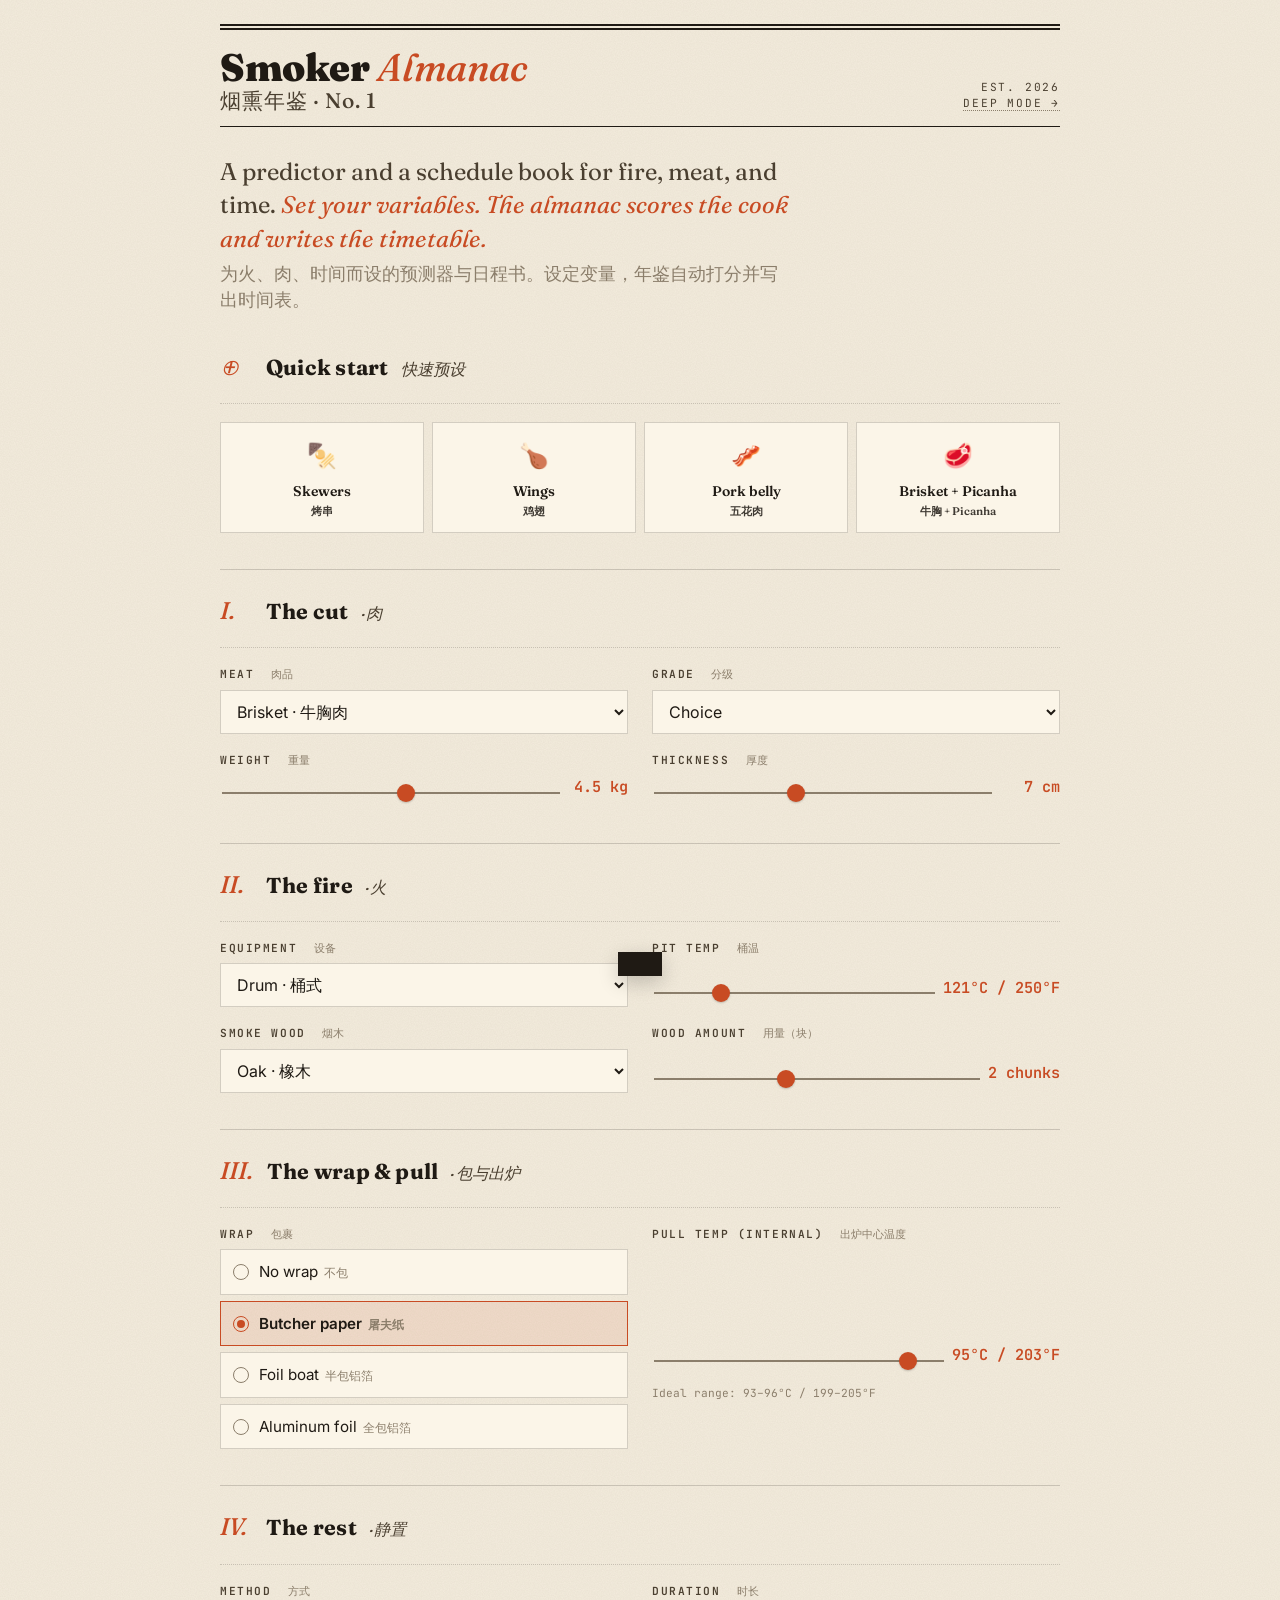
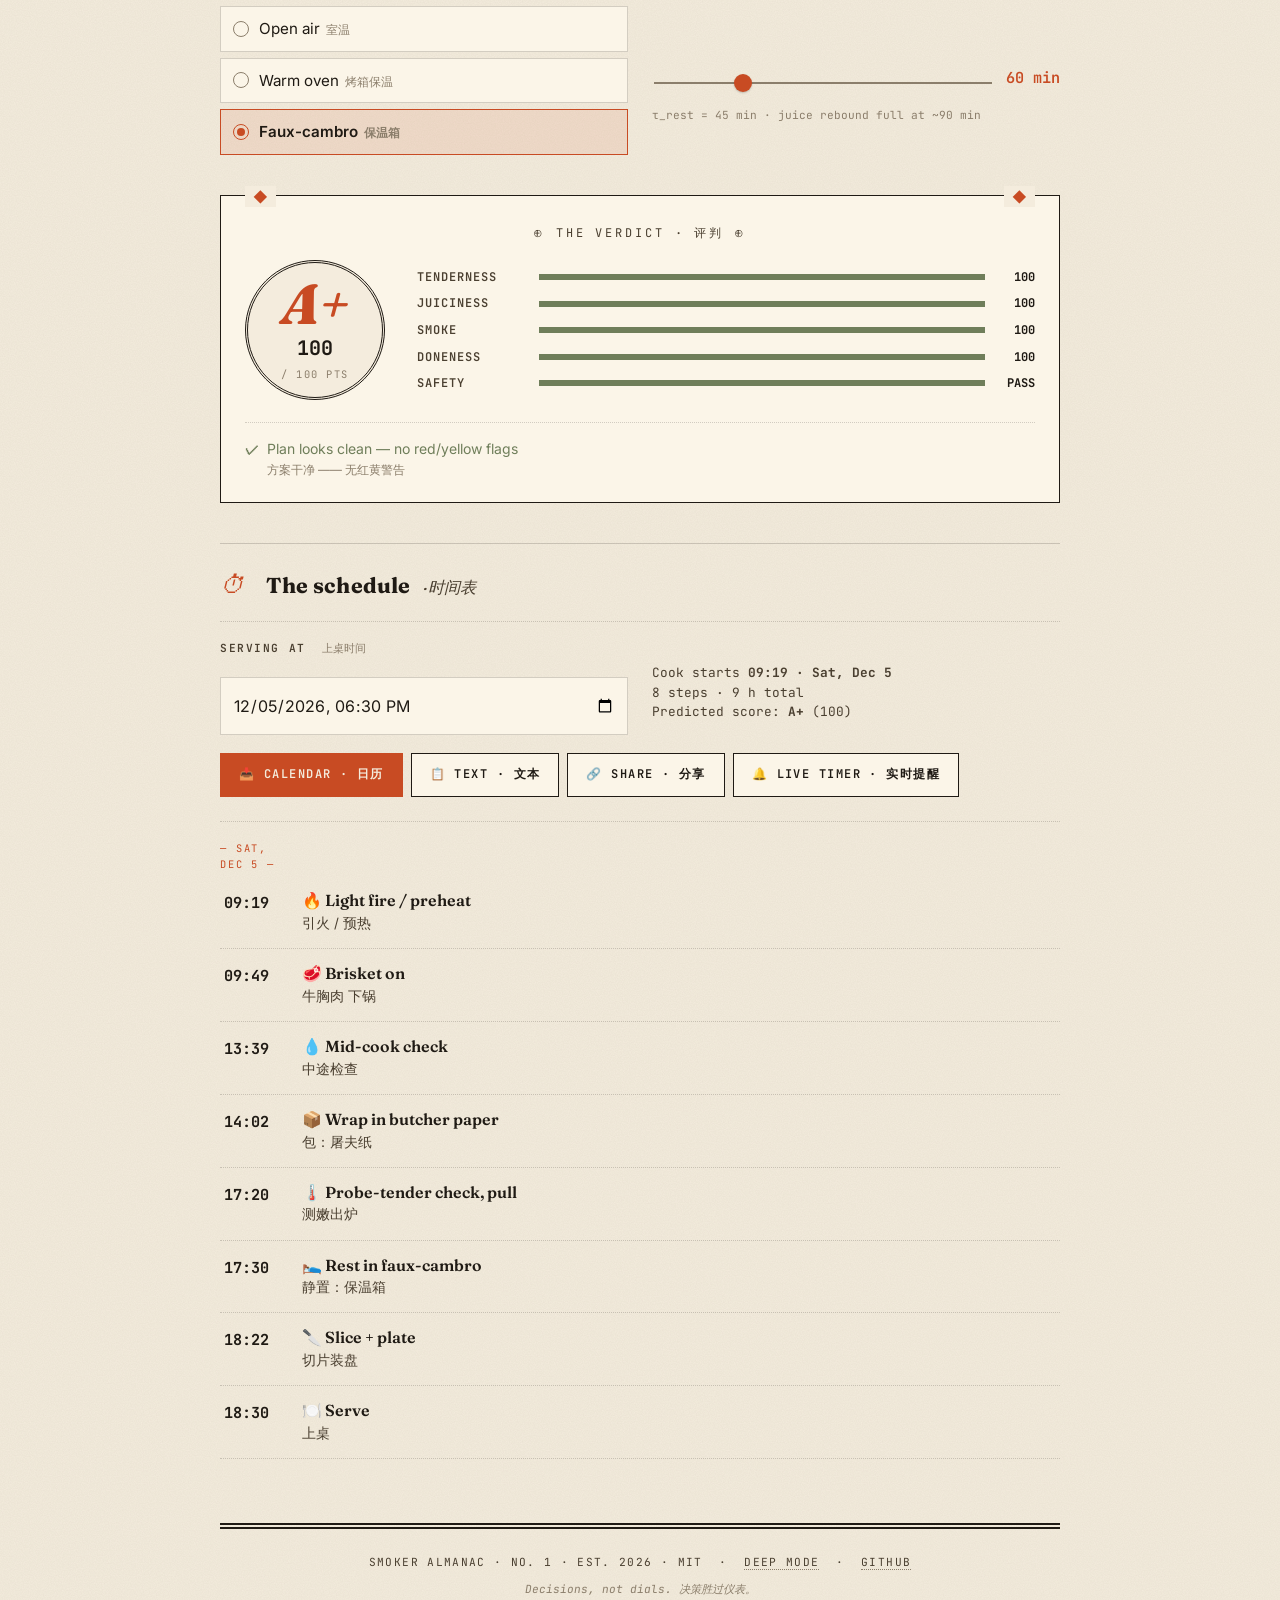
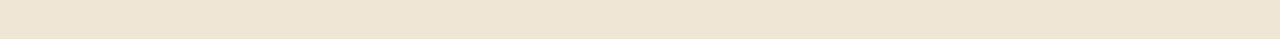
<file: calculator.html>
<!DOCTYPE html>
<html lang="zh-CN" data-theme="almanac">
<head>
<meta charset="UTF-8">
<meta name="viewport" content="width=device-width, initial-scale=1.0, viewport-fit=cover">
<title>Smoker Almanac № 1 — The Quality Predictor</title>
<meta name="description" content="An almanac for pitmasters. Input your cut, fire, wrap, and rest. Get a predicted quality score and a step-by-step schedule with calendar reminders.">
<meta name="theme-color" content="#C84B23">
<link rel="icon" href="assets/favicon.svg" type="image/svg+xml">
<link rel="preconnect" href="https://fonts.googleapis.com">
<link rel="preconnect" href="https://fonts.gstatic.com" crossorigin>
<link href="https://fonts.googleapis.com/css2?family=Fraunces:ital,opsz,wght@0,9..144,400;0,9..144,500;0,9..144,700;0,9..144,900;1,9..144,500&family=Inter:wght@400;500;600;700&family=JetBrains+Mono:wght@400;500;600;700&display=swap" rel="stylesheet">
<style>
  /* ═══════════════════════════════════════════════════════════════
     SMOKER ALMANAC — HIPSTER PALETTE
     Cream paper · ember · sage · faded denim · ink
     ═══════════════════════════════════════════════════════════════ */
  :root {
    --paper:        #F4ECDD;
    --paper-deep:   #EAE0CB;
    --paper-card:   #FBF5E8;
    --ink:          #1F1A14;
    --ink-soft:     #4A3F30;
    --ink-faint:    #8B7E6B;
    --ember:        #C84B23;
    --ember-deep:   #9C3818;
    --ember-soft:   rgba(200, 75, 35, 0.10);
    --sage:         #6F7E5A;
    --sage-soft:    rgba(111, 126, 90, 0.12);
    --denim:        #3F5970;
    --kraft:        #8B6F47;
    --rule:         rgba(31, 26, 20, 0.18);
    --rule-soft:    rgba(31, 26, 20, 0.08);
    --serif:        'Fraunces', 'Times New Roman', serif;
    --sans:         'Inter', system-ui, sans-serif;
    --mono:         'JetBrains Mono', ui-monospace, monospace;
  }

  /* paper grain — subtle noise via SVG */
  html {
    background: var(--paper);
    background-image: url("data:image/svg+xml;utf8,<svg xmlns='http://www.w3.org/2000/svg' width='180' height='180'><filter id='n'><feTurbulence type='fractalNoise' baseFrequency='0.85' numOctaves='2' seed='3'/><feColorMatrix values='0 0 0 0 0.12 0 0 0 0 0.10 0 0 0 0 0.07 0 0 0 0.07 0'/></filter><rect width='100%' height='100%' filter='url(%23n)'/></svg>");
  }

  * { box-sizing: border-box; }
  body {
    margin: 0;
    font-family: var(--sans);
    color: var(--ink);
    line-height: 1.55;
    font-size: 16px;
    -webkit-font-smoothing: antialiased;
  }

  /* ═══ Layout ═══ */
  .almanac { max-width: 880px; margin: 0 auto; padding: 24px 20px max(40px, env(safe-area-inset-bottom)); }

  /* ═══ Masthead ═══ */
  .masthead {
    border-top: 6px double var(--ink);
    border-bottom: 1px solid var(--ink);
    padding: 18px 0 14px;
    margin-bottom: 28px;
    display: grid;
    grid-template-columns: 1fr auto;
    gap: 8px;
    align-items: end;
  }
  .masthead-title {
    font-family: var(--serif);
    font-weight: 900;
    font-size: clamp(1.6rem, 5.5vw, 2.4rem);
    line-height: 1;
    letter-spacing: -0.01em;
    margin: 0;
  }
  .masthead-title em {
    font-style: italic;
    font-weight: 500;
    color: var(--ember);
  }
  .masthead-zh {
    display: block;
    font-family: var(--serif);
    font-weight: 500;
    font-size: 0.55em;
    color: var(--ink-soft);
    letter-spacing: 0.04em;
    margin-top: 4px;
  }
  .masthead-meta {
    font-family: var(--mono);
    font-size: 0.7rem;
    text-transform: uppercase;
    letter-spacing: 0.16em;
    color: var(--ink-soft);
    text-align: right;
    line-height: 1.4;
  }
  .masthead-meta a { color: inherit; text-decoration: none; border-bottom: 1px dotted var(--ink-faint); }
  .masthead-meta a:hover { color: var(--ember); border-bottom-color: var(--ember); }

  /* ═══ Lede ═══ */
  .lede {
    font-family: var(--serif);
    font-size: clamp(1.125rem, 2.5vw, 1.5rem);
    line-height: 1.4;
    color: var(--ink-soft);
    margin: 0 0 36px;
    max-width: 38ch;
  }
  .lede em { color: var(--ember); font-style: italic; }
  .lede .zh { display: block; font-size: 0.75em; margin-top: 6px; color: var(--ink-faint); }

  /* ═══ Section heading ═══ */
  .section {
    margin: 36px 0 0;
    padding-top: 22px;
    border-top: 1px solid var(--rule);
  }
  .section-head {
    display: flex;
    align-items: baseline;
    gap: 14px;
    margin: 0 0 18px;
  }
  .section-head .num {
    font-family: var(--serif);
    font-style: italic;
    font-size: 1.5rem;
    font-weight: 500;
    color: var(--ember);
    min-width: 2ch;
  }
  .section-head h2 {
    font-family: var(--serif);
    font-weight: 700;
    font-size: 1.35rem;
    margin: 0;
    letter-spacing: 0.01em;
  }
  .section-head h2 .zh {
    display: inline;
    font-weight: 500;
    color: var(--ink-soft);
    font-size: 0.75em;
    margin-left: 8px;
    font-style: italic;
  }
  .section-rule {
    border: 0;
    border-bottom: 1px dotted var(--rule);
    margin: 0 0 18px;
    height: 0;
  }

  /* ═══ Quick presets ═══ */
  .preset-row {
    display: grid;
    grid-template-columns: repeat(4, 1fr);
    gap: 8px;
    margin: 0 0 8px;
  }
  .preset-chip {
    font: inherit;
    background: var(--paper-card);
    border: 1px solid var(--rule);
    border-radius: 0;
    padding: 14px 10px;
    cursor: pointer;
    text-align: center;
    transition: all 0.12s;
    color: inherit;
  }
  .preset-chip:hover {
    border-color: var(--ink);
    transform: translateY(-1px);
  }
  .preset-chip[aria-pressed="true"] {
    background: var(--ember);
    border-color: var(--ember);
    color: var(--paper);
  }
  .preset-chip .icon { font-size: 1.5rem; display: block; margin-bottom: 4px; }
  .preset-chip .name {
    font-family: var(--serif); font-weight: 600; font-size: 0.875rem; line-height: 1.2;
  }
  .preset-chip .zh { display: block; font-size: 0.7rem; opacity: 0.85; margin-top: 2px; }

  /* ═══ Form fields ═══ */
  .field-grid {
    display: grid;
    grid-template-columns: repeat(2, 1fr);
    gap: 18px 24px;
  }
  .field {
    display: grid;
    gap: 6px;
  }
  .field-label {
    font-family: var(--mono);
    font-size: 0.7rem;
    text-transform: uppercase;
    letter-spacing: 0.14em;
    color: var(--ink-soft);
    font-weight: 600;
  }
  .field-label .zh { color: var(--ink-faint); margin-left: 8px; font-weight: 400; letter-spacing: 0; text-transform: none; }
  .field select, .field input[type="number"], .field input[type="datetime-local"] {
    font-family: var(--sans);
    font-size: 1rem;
    padding: 10px 12px;
    background: var(--paper-card);
    border: 1px solid var(--rule);
    border-radius: 0;
    color: var(--ink);
    width: 100%;
    transition: border-color 0.1s;
  }
  .field select:focus, .field input:focus {
    outline: none;
    border-color: var(--ember);
    box-shadow: 0 0 0 2px var(--ember-soft);
  }
  .field-with-unit {
    display: grid;
    grid-template-columns: 1fr auto;
    gap: 10px;
    align-items: end;
  }
  .field-value {
    font-family: var(--mono);
    font-size: 0.95rem;
    font-weight: 600;
    color: var(--ember);
    min-width: 60px;
    text-align: right;
    padding-bottom: 8px;
  }

  /* range slider */
  .field input[type="range"] {
    -webkit-appearance: none; appearance: none;
    width: 100%; height: 24px;
    background: transparent; padding: 0; border: 0;
    cursor: pointer;
  }
  .field input[type="range"]::-webkit-slider-runnable-track {
    height: 2px; background: var(--ink-faint);
  }
  .field input[type="range"]::-moz-range-track {
    height: 2px; background: var(--ink-faint);
  }
  .field input[type="range"]::-webkit-slider-thumb {
    -webkit-appearance: none; appearance: none;
    width: 18px; height: 18px;
    background: var(--ember); border: 0; border-radius: 50%;
    margin-top: -8px;
    box-shadow: 0 1px 2px rgba(0,0,0,0.2);
  }
  .field input[type="range"]::-moz-range-thumb {
    width: 18px; height: 18px;
    background: var(--ember); border: 0; border-radius: 50%;
    box-shadow: 0 1px 2px rgba(0,0,0,0.2);
  }

  /* radio rows */
  .radio-row { display: grid; gap: 6px; }
  .radio-row label {
    display: flex; align-items: center; gap: 10px;
    padding: 10px 12px;
    background: var(--paper-card);
    border: 1px solid var(--rule);
    cursor: pointer;
    font-size: 0.95rem;
    transition: all 0.1s;
  }
  .radio-row label:hover { border-color: var(--ink-faint); }
  .radio-row input[type="radio"] {
    appearance: none; -webkit-appearance: none;
    width: 16px; height: 16px;
    border: 1.5px solid var(--ink-faint); border-radius: 50%;
    margin: 0; flex-shrink: 0;
    position: relative;
  }
  .radio-row input[type="radio"]:checked {
    border-color: var(--ember);
  }
  .radio-row input[type="radio"]:checked::after {
    content: ''; position: absolute;
    inset: 3px; border-radius: 50%;
    background: var(--ember);
  }
  .radio-row input[type="radio"]:checked + .label-text { font-weight: 600; }
  .radio-row label:has(input:checked) {
    border-color: var(--ember);
    background: var(--ember-soft);
  }
  .label-text .zh {
    color: var(--ink-faint); font-size: 0.8em; margin-left: 6px;
  }

  /* ═══ THE VERDICT ═══ */
  .verdict {
    margin: 40px 0 0;
    padding: 28px 24px 24px;
    background: var(--paper-card);
    border: 1px solid var(--ink);
    position: relative;
  }
  .verdict::before, .verdict::after {
    content: '◆';
    position: absolute;
    color: var(--ember);
    font-size: 0.875rem;
    top: -10px;
    background: var(--paper);
    padding: 0 8px;
  }
  .verdict::before { left: 24px; }
  .verdict::after { right: 24px; }
  .verdict-head {
    text-align: center;
    font-family: var(--mono);
    font-size: 0.75rem;
    text-transform: uppercase;
    letter-spacing: 0.24em;
    color: var(--ink-soft);
    margin-bottom: 18px;
  }
  .verdict-grid {
    display: grid;
    grid-template-columns: auto 1fr;
    gap: 32px;
    align-items: center;
  }
  .verdict-stamp {
    width: 140px; height: 140px;
    border: 3px double var(--ink);
    border-radius: 50%;
    display: flex; flex-direction: column;
    justify-content: center; align-items: center;
    background: var(--paper);
    position: relative;
  }
  .verdict-stamp .grade {
    font-family: var(--serif);
    font-style: italic;
    font-weight: 900;
    font-size: 3.5rem;
    line-height: 0.9;
    color: var(--ember);
  }
  .verdict-stamp .num {
    font-family: var(--mono);
    font-size: 1.25rem;
    font-weight: 700;
    color: var(--ink);
    margin-top: 4px;
  }
  .verdict-stamp .total {
    font-family: var(--mono);
    font-size: 0.65rem;
    letter-spacing: 0.14em;
    color: var(--ink-faint);
    text-transform: uppercase;
    margin-top: 2px;
  }
  .verdict-bars {
    display: grid;
    gap: 8px;
  }
  .bar {
    display: grid;
    grid-template-columns: 110px 1fr 38px;
    align-items: center;
    gap: 12px;
    font-family: var(--mono);
    font-size: 0.75rem;
  }
  .bar-label {
    text-transform: uppercase;
    letter-spacing: 0.08em;
    color: var(--ink-soft);
    font-weight: 600;
  }
  .bar-track {
    height: 6px;
    background: var(--rule-soft);
    position: relative;
    overflow: hidden;
  }
  .bar-fill {
    height: 100%;
    background: var(--ember);
    transition: width 0.3s ease;
  }
  .bar[data-tier="green"] .bar-fill { background: var(--sage); }
  .bar[data-tier="warn"] .bar-fill { background: var(--ember); }
  .bar[data-tier="fail"] .bar-fill { background: var(--ember-deep); }
  .bar-value {
    text-align: right;
    color: var(--ink);
    font-weight: 700;
    font-variant-numeric: tabular-nums;
  }
  .bar-value.fail { color: var(--ember-deep); }

  .diagnostics {
    margin-top: 22px;
    padding-top: 16px;
    border-top: 1px dotted var(--rule);
    display: grid; gap: 6px;
  }
  .diag {
    font-size: 0.875rem;
    line-height: 1.45;
    padding-left: 22px;
    position: relative;
  }
  .diag::before {
    position: absolute; left: 0; top: 0;
    font-family: var(--mono); font-weight: 700;
  }
  .diag[data-tier="red"]    { color: var(--ember-deep); }
  .diag[data-tier="red"]::before    { content: '⚠'; color: var(--ember-deep); }
  .diag[data-tier="yellow"] { color: var(--kraft); }
  .diag[data-tier="yellow"]::before { content: '◐'; color: var(--kraft); }
  .diag[data-tier="green"]  { color: var(--sage); }
  .diag[data-tier="green"]::before  { content: '✓'; color: var(--sage); }
  .diag .zh { color: var(--ink-faint); display: block; font-size: 0.85em; margin-top: 1px; }

  /* ═══ THE SCHEDULE ═══ */
  .schedule-block { margin-top: 40px; }
  .schedule-meta {
    font-family: var(--mono);
    font-size: 0.8rem;
    color: var(--ink-soft);
    margin-bottom: 14px;
    line-height: 1.5;
  }
  .schedule-actions {
    display: flex;
    flex-wrap: wrap;
    gap: 8px;
    margin-bottom: 24px;
  }
  .btn {
    font-family: var(--mono);
    font-size: 0.75rem;
    font-weight: 600;
    text-transform: uppercase;
    letter-spacing: 0.12em;
    padding: 12px 18px;
    background: var(--paper-card);
    border: 1px solid var(--ink);
    border-radius: 0;
    cursor: pointer;
    color: var(--ink);
    min-height: 44px;
    transition: all 0.1s;
    display: inline-flex; align-items: center; gap: 6px;
  }
  .btn:hover { background: var(--ink); color: var(--paper); }
  .btn-primary { background: var(--ember); color: var(--paper); border-color: var(--ember); }
  .btn-primary:hover { background: var(--ember-deep); border-color: var(--ember-deep); }
  .btn[hidden] { display: none; }

  .timeline {
    list-style: none; padding: 0; margin: 0;
    border-top: 1px dotted var(--rule);
  }
  .timeline li {
    display: grid;
    grid-template-columns: 64px 1fr;
    gap: 14px;
    padding: 14px 0 14px 4px;
    border-bottom: 1px dotted var(--rule);
    cursor: pointer;
    align-items: start;
  }
  .timeline li[data-now="true"]  { background: var(--ember-soft); padding-left: 12px; padding-right: 12px; border-left: 3px solid var(--ember); }
  .timeline li[data-soon="true"] { background: rgba(139, 111, 71, 0.08); padding-left: 12px; padding-right: 12px; }
  .timeline li[data-past="true"] { opacity: 0.4; }
  .timeline .clock {
    font-family: var(--mono);
    font-size: 0.95rem;
    font-weight: 700;
    color: var(--ink);
    font-variant-numeric: tabular-nums;
    padding-top: 1px;
  }
  .timeline li[data-now="true"] .clock { color: var(--ember); }
  .timeline .body { display: grid; gap: 2px; }
  .timeline .title { font-family: var(--serif); font-size: 1rem; font-weight: 600; line-height: 1.3; }
  .timeline .title-zh { display: block; font-size: 0.85rem; color: var(--ink-soft); }
  .timeline .desc {
    margin-top: 8px; padding-top: 8px;
    border-top: 1px dotted var(--rule);
    color: var(--ink-soft);
    font-size: 0.875rem;
    line-height: 1.55;
    display: none;
  }
  .timeline .desc em { font-style: italic; color: var(--ink-faint); display: block; margin-top: 4px; }
  .timeline li[data-open="true"] .desc { display: block; }
  .timeline .day-label {
    grid-column: 1 / -1;
    font-family: var(--mono); font-size: 0.65rem;
    text-transform: uppercase; letter-spacing: 0.18em;
    color: var(--ember);
    cursor: default;
    padding: 18px 0 4px;
    border: 0;
  }
  .timeline .now-pill {
    display: inline-block;
    font-family: var(--mono); font-size: 0.6rem; font-weight: 800;
    padding: 1px 6px; margin-left: 6px;
    background: var(--ember); color: var(--paper);
    text-transform: uppercase; letter-spacing: 0.12em;
    vertical-align: middle;
  }

  /* ═══ Live timer ═══ */
  .live-status {
    display: none;
    position: sticky; top: 0;
    z-index: 50;
    margin: -20px -20px 20px;
    padding: 12px 20px;
    background: var(--ink);
    color: var(--paper);
    font-family: var(--mono); font-size: 0.8rem;
    text-align: center; letter-spacing: 0.08em;
  }
  .live-status.on { display: block; }
  .live-status .dot {
    display: inline-block; width: 8px; height: 8px;
    background: var(--ember); border-radius: 50%;
    margin-right: 8px; animation: pulse 1.6s infinite;
  }
  @keyframes pulse { 0%,100% { opacity: 1; } 50% { opacity: 0.4; } }

  /* ═══ Toast ═══ */
  .toast {
    position: fixed; left: 50%; bottom: 24px;
    transform: translateX(-50%) translateY(100px);
    background: var(--ink); color: var(--paper);
    padding: 12px 22px;
    font-family: var(--mono); font-size: 0.8rem;
    letter-spacing: 0.04em;
    box-shadow: 0 6px 20px rgba(0,0,0,0.2);
    transition: transform 0.25s ease;
    z-index: 200; pointer-events: none;
  }
  .toast.show { transform: translateX(-50%) translateY(0); }

  /* ═══ Colophon ═══ */
  .colophon {
    margin-top: 64px;
    padding-top: 24px;
    border-top: 6px double var(--ink);
    text-align: center;
    font-family: var(--mono); font-size: 0.7rem;
    color: var(--ink-soft);
    letter-spacing: 0.12em;
    text-transform: uppercase;
    line-height: 1.7;
  }
  .colophon a { color: inherit; text-decoration: none; border-bottom: 1px dotted var(--ink-faint); }
  .colophon a:hover { color: var(--ember); border-bottom-color: var(--ember); }
  .colophon em { font-style: italic; text-transform: none; letter-spacing: 0; color: var(--ink-faint); display: block; margin-top: 8px; }

  /* ═══ Responsive ═══ */
  @media (max-width: 720px) {
    .field-grid { grid-template-columns: 1fr; gap: 14px; }
    .preset-row { grid-template-columns: repeat(2, 1fr); }
    .verdict-grid { grid-template-columns: 1fr; gap: 22px; text-align: center; }
    .verdict-stamp { margin: 0 auto; }
    .bar { grid-template-columns: 90px 1fr 36px; gap: 8px; }
  }
  @media (max-width: 420px) {
    .almanac { padding: 20px 16px 32px; }
    .verdict-stamp { width: 120px; height: 120px; }
    .verdict-stamp .grade { font-size: 2.75rem; }
  }
</style>
</head>
<body>

<div class="live-status" id="live-status">
  <span class="dot"></span>LIVE — <span id="live-msg">Plan armed</span>
</div>

<div class="almanac">

  <!-- ═══════════ MASTHEAD ═══════════ -->
  <header class="masthead">
    <h1 class="masthead-title">
      Smoker <em>Almanac</em>
      <span class="masthead-zh">烟熏年鉴 · No. 1</span>
    </h1>
    <div class="masthead-meta">
      Est. 2026<br>
      <a href="pitmaster.html">Deep mode →</a>
    </div>
  </header>

  <p class="lede">
    A predictor and a schedule book for fire, meat, and time.
    <em>Set your variables. The almanac scores the cook and writes the timetable.</em>
    <span class="zh">为火、肉、时间而设的预测器与日程书。设定变量，年鉴自动打分并写出时间表。</span>
  </p>

  <!-- ═══════════ Quick presets ═══════════ -->
  <section class="section" style="border-top: 0; padding-top: 0; margin-top: 0;">
    <div class="section-head">
      <span class="num">⊕</span>
      <h2>Quick start <span class="zh">快速预设</span></h2>
    </div>
    <hr class="section-rule">
    <div class="preset-row" id="preset-row" role="radiogroup" aria-label="Quick preset"></div>
  </section>

  <!-- ═══════════ I — THE CUT ═══════════ -->
  <section class="section">
    <div class="section-head">
      <span class="num">I.</span>
      <h2>The cut <span class="zh">·肉</span></h2>
    </div>
    <hr class="section-rule">
    <div class="field-grid">
      <div class="field">
        <label class="field-label" for="meat">Meat <span class="zh">肉品</span></label>
        <select id="meat"></select>
      </div>
      <div class="field">
        <label class="field-label" for="grade">Grade <span class="zh">分级</span></label>
        <select id="grade">
          <option value="select">Select</option>
          <option value="choice">Choice</option>
          <option value="prime">Prime</option>
          <option value="wagyu">Wagyu</option>
        </select>
      </div>
      <div class="field">
        <label class="field-label" for="weight">Weight <span class="zh">重量</span></label>
        <div class="field-with-unit">
          <input type="range" id="weight" min="0.3" max="8" step="0.1" value="4.5">
          <span class="field-value"><span id="weight-val">4.5</span> kg</span>
        </div>
      </div>
      <div class="field">
        <label class="field-label" for="thickness">Thickness <span class="zh">厚度</span></label>
        <div class="field-with-unit">
          <input type="range" id="thickness" min="2" max="14" step="0.5" value="7">
          <span class="field-value"><span id="thickness-val">7</span> cm</span>
        </div>
      </div>
    </div>
  </section>

  <!-- ═══════════ II — THE FIRE ═══════════ -->
  <section class="section">
    <div class="section-head">
      <span class="num">II.</span>
      <h2>The fire <span class="zh">·火</span></h2>
    </div>
    <hr class="section-rule">
    <div class="field-grid">
      <div class="field">
        <label class="field-label" for="equipment">Equipment <span class="zh">设备</span></label>
        <select id="equipment"></select>
      </div>
      <div class="field">
        <label class="field-label" for="pit">Pit temp <span class="zh">桶温</span></label>
        <div class="field-with-unit">
          <input type="range" id="pit" min="80" max="260" step="5" value="121">
          <span class="field-value"><span id="pit-val">121</span>°C / <span id="pit-val-f">250</span>°F</span>
        </div>
      </div>
      <div class="field">
        <label class="field-label" for="wood">Smoke wood <span class="zh">烟木</span></label>
        <select id="wood"></select>
      </div>
      <div class="field">
        <label class="field-label" for="wood-amt">Wood amount <span class="zh">用量（块）</span></label>
        <div class="field-with-unit">
          <input type="range" id="wood-amt" min="0" max="5" step="1" value="2">
          <span class="field-value"><span id="wood-amt-val">2</span> chunks</span>
        </div>
      </div>
    </div>
  </section>

  <!-- ═══════════ III — THE WRAP ═══════════ -->
  <section class="section">
    <div class="section-head">
      <span class="num">III.</span>
      <h2>The wrap &amp; pull <span class="zh">·包与出炉</span></h2>
    </div>
    <hr class="section-rule">
    <div class="field-grid">
      <div class="field">
        <label class="field-label">Wrap <span class="zh">包裹</span></label>
        <div class="radio-row" id="wrap-row"></div>
      </div>
      <div class="field">
        <label class="field-label" for="pull">Pull temp (internal) <span class="zh">出炉中心温度</span></label>
        <div class="field-with-unit">
          <input type="range" id="pull" min="50" max="100" step="1" value="95">
          <span class="field-value"><span id="pull-val">95</span>°C / <span id="pull-val-f">203</span>°F</span>
        </div>
        <div style="font-family: var(--mono); font-size: 0.7rem; color: var(--ink-faint); margin-top: 4px;">
          Ideal range: <span id="ideal-range">93–96°C</span>
        </div>
      </div>
    </div>
  </section>

  <!-- ═══════════ IV — THE REST ═══════════ -->
  <section class="section">
    <div class="section-head">
      <span class="num">IV.</span>
      <h2>The rest <span class="zh">·静置</span></h2>
    </div>
    <hr class="section-rule">
    <div class="field-grid">
      <div class="field">
        <label class="field-label">Method <span class="zh">方式</span></label>
        <div class="radio-row" id="rest-row"></div>
      </div>
      <div class="field">
        <label class="field-label" for="rest-min">Duration <span class="zh">时长</span></label>
        <div class="field-with-unit">
          <input type="range" id="rest-min" min="0" max="240" step="5" value="60">
          <span class="field-value"><span id="rest-min-val">60</span> min</span>
        </div>
        <div style="font-family: var(--mono); font-size: 0.7rem; color: var(--ink-faint); margin-top: 4px;">
          τ_rest = 45 min · juice rebound full at ~90 min
        </div>
      </div>
    </div>
  </section>

  <!-- ═══════════ THE VERDICT ═══════════ -->
  <div class="verdict" id="verdict">
    <div class="verdict-head">⊕ The verdict · 评判 ⊕</div>
    <div class="verdict-grid">
      <div class="verdict-stamp">
        <span class="grade" id="grade-letter">—</span>
        <span class="num" id="grade-num">—</span>
        <span class="total">/ 100 pts</span>
      </div>
      <div class="verdict-bars" id="bars"></div>
    </div>
    <div class="diagnostics" id="diagnostics"></div>
  </div>

  <!-- ═══════════ THE SCHEDULE ═══════════ -->
  <section class="section schedule-block">
    <div class="section-head">
      <span class="num">⏱</span>
      <h2>The schedule <span class="zh">·时间表</span></h2>
    </div>
    <hr class="section-rule">

    <div class="field-grid" style="margin-bottom: 18px;">
      <div class="field">
        <label class="field-label" for="serve-at">Serving at <span class="zh">上桌时间</span></label>
        <input type="datetime-local" id="serve-at">
      </div>
      <div class="field">
        <label class="field-label">&nbsp;</label>
        <div class="schedule-meta" id="schedule-meta"></div>
      </div>
    </div>

    <div class="schedule-actions">
      <button type="button" id="btn-ics"   class="btn btn-primary">📥 Calendar · 日历</button>
      <button type="button" id="btn-text"  class="btn">📋 Text · 文本</button>
      <button type="button" id="btn-share" class="btn" hidden>🔗 Share · 分享</button>
      <button type="button" id="btn-live"  class="btn">🔔 Live timer · 实时提醒</button>
    </div>

    <ol class="timeline" id="timeline"></ol>
  </section>

  <footer class="colophon">
    Smoker Almanac · No. 1 · Est. 2026 · MIT
    &nbsp;·&nbsp;
    <a href="pitmaster.html">Deep mode</a>
    &nbsp;·&nbsp;
    <a href="https://github.com/djzoom/BBQ-Master">GitHub</a>
    <em>Decisions, not dials. 决策胜过仪表。</em>
  </footer>

</div>

<div class="toast" id="toast" role="status" aria-live="polite"></div>

<script src="js/menuLibrary.js"></script>
<script src="js/qualityModel.js"></script>
<script src="js/icsGenerator.js"></script>
<script>
(function () {
  'use strict';

  var Q    = window.SmokerSim.Quality;
  var Menu = window.SmokerSim.Menu;
  var ICS  = window.SmokerSim.ICS;

  // ─── Preset → meat mapping ──────────────────────────────────────
  // When user picks a quick preset, we apply both: (a) the calc inputs
  // for the matching meat, (b) the hand-tuned schedule from menuLibrary.
  var PRESET_MEAT = {
    'skewers':         null,            // no Q meat — uses menuLib schedule
    'wings':           'wings',
    'pork-belly':      'pork-belly',
    'brisket-picanha': 'brisket'        // brisket is primary meat in that combo
  };

  // ─── DOM refs ───────────────────────────────────────────────────
  var $ = function (id) { return document.getElementById(id); };
  var meatSel = $('meat');
  var gradeSel = $('grade');
  var weightR = $('weight');
  var thickR  = $('thickness');
  var equipSel = $('equipment');
  var pitR    = $('pit');
  var woodSel = $('wood');
  var woodAmtR = $('wood-amt');
  var pullR   = $('pull');
  var restMinR = $('rest-min');
  var serveInput = $('serve-at');
  var presetRow = $('preset-row');
  var wrapRow = $('wrap-row');
  var restRow = $('rest-row');
  var liveStatus = $('live-status');
  var toast = $('toast');

  var state = {
    presetId: null,           // active menuLibrary preset, if any
    cfg: {                    // calculator inputs
      meat: 'brisket',
      weightKg: 4.5,
      thicknessCm: 7,
      grade: 'choice',
      equipment: 'drum',
      pitC: 121,
      wrap: 'butcher_paper',
      smokeWood: 'oak',
      smokeAmount: 2,
      pullC: 95,
      restMethod: 'cooler',
      restMin: 60
    },
    serveAt: null,
    liveTimer: null,
    notifyAllowed: false,
    firedNotifications: {}
  };

  // ─── Helpers ────────────────────────────────────────────────────
  function pad(n) { return String(n).padStart(2, '0'); }
  function fToC(f) { return (f - 32) * 5 / 9; }
  function cToF(c) { return c * 9 / 5 + 32; }
  function localInputValue(d) {
    return d.getFullYear() + '-' + pad(d.getMonth() + 1) + '-' + pad(d.getDate())
      + 'T' + pad(d.getHours()) + ':' + pad(d.getMinutes());
  }
  function showToast(msg) {
    toast.textContent = msg;
    toast.classList.add('show');
    setTimeout(function () { toast.classList.remove('show'); }, 1800);
  }

  // ─── Populate selects + radio rows ──────────────────────────────
  function populateMeats() {
    meatSel.innerHTML = Q.MEAT_ORDER.map(function (id) {
      var m = Q.MEATS[id];
      return '<option value="' + id + '">' + m.label + ' · ' + m.label_zh + '</option>';
    }).join('');
  }
  function populateEquipment() {
    equipSel.innerHTML = Q.EQUIPMENT_ORDER.map(function (id) {
      var e = Q.EQUIPMENT[id];
      return '<option value="' + id + '">' + e.label + ' · ' + e.label_zh + '</option>';
    }).join('');
  }
  function populateWoods() {
    woodSel.innerHTML = Object.keys(Q.WOODS).map(function (id) {
      var w = Q.WOODS[id];
      return '<option value="' + id + '">' + w.label + ' · ' + w.label_zh + '</option>';
    }).join('');
  }
  function populateWraps() {
    wrapRow.innerHTML = Object.keys(Q.WRAPS).map(function (id, i) {
      var w = Q.WRAPS[id];
      return '<label><input type="radio" name="wrap" value="' + id + '"' + (i === 1 ? ' checked' : '') + '>'
        + '<span class="label-text">' + w.label + '<span class="zh">' + w.label_zh + '</span></span></label>';
    }).join('');
    Array.prototype.forEach.call(wrapRow.querySelectorAll('input'), function (r) {
      r.addEventListener('change', function () { state.cfg.wrap = r.value; recompute(); });
    });
  }
  function populateRest() {
    restRow.innerHTML = Object.keys(Q.REST).map(function (id, i) {
      var r = Q.REST[id];
      return '<label><input type="radio" name="rest" value="' + id + '"' + (i === 2 ? ' checked' : '') + '>'
        + '<span class="label-text">' + r.label + '<span class="zh">' + r.label_zh + '</span></span></label>';
    }).join('');
    Array.prototype.forEach.call(restRow.querySelectorAll('input'), function (r) {
      r.addEventListener('change', function () { state.cfg.restMethod = r.value; recompute(); });
    });
  }
  function populatePresets() {
    presetRow.innerHTML = Menu.list().map(function (tpl) {
      return '<button type="button" class="preset-chip" data-id="' + tpl.id + '" '
        + 'role="radio" aria-pressed="false">'
        + '<span class="icon">' + tpl.icon + '</span>'
        + '<span class="name">' + tpl.name + '<span class="zh">' + tpl.name_zh + '</span></span>'
        + '</button>';
    }).join('');
    Array.prototype.forEach.call(presetRow.querySelectorAll('.preset-chip'), function (chip) {
      chip.addEventListener('click', function () { applyPreset(chip.dataset.id); });
    });
  }

  // ─── Apply preset → fill calculator inputs ──────────────────────
  function applyPreset(presetId) {
    state.presetId = presetId;
    Array.prototype.forEach.call(presetRow.querySelectorAll('.preset-chip'), function (c) {
      c.setAttribute('aria-pressed', c.dataset.id === presetId ? 'true' : 'false');
    });
    var meatKey = PRESET_MEAT[presetId];
    if (meatKey && Q.MEATS[meatKey]) {
      var m = Q.MEATS[meatKey];
      state.cfg.meat = meatKey;
      state.cfg.weightKg = m.defaultWeightKg;
      state.cfg.thicknessCm = m.defaultThicknessCm;
      state.cfg.pitC = m.defaultPitC;
      state.cfg.pullC = m.defaultPullC;
      state.cfg.grade = m.grade;
      state.cfg.wrap = m.collagenStyle ? 'butcher_paper' : 'none';
      state.cfg.smokeWood = m.collagenStyle ? 'oak' : 'cherry';
      state.cfg.smokeAmount = m.collagenStyle ? 2 : 1;
      state.cfg.restMethod = m.collagenStyle ? 'cooler' : 'open_air';
      state.cfg.restMin = m.collagenStyle ? 60 : 10;
      writeInputsFromState();
    }
    syncURL();
    recompute();
  }

  function clearPreset() {
    state.presetId = null;
    Array.prototype.forEach.call(presetRow.querySelectorAll('.preset-chip'), function (c) {
      c.setAttribute('aria-pressed', 'false');
    });
  }

  // ─── State ↔ inputs ─────────────────────────────────────────────
  function writeInputsFromState() {
    meatSel.value = state.cfg.meat;
    gradeSel.value = state.cfg.grade;
    weightR.value = state.cfg.weightKg; $('weight-val').textContent = state.cfg.weightKg;
    thickR.value  = state.cfg.thicknessCm; $('thickness-val').textContent = state.cfg.thicknessCm;
    equipSel.value = state.cfg.equipment;
    pitR.value = state.cfg.pitC; $('pit-val').textContent = state.cfg.pitC; $('pit-val-f').textContent = Math.round(cToF(state.cfg.pitC));
    woodSel.value = state.cfg.smokeWood;
    woodAmtR.value = state.cfg.smokeAmount; $('wood-amt-val').textContent = state.cfg.smokeAmount;
    pullR.value = state.cfg.pullC; $('pull-val').textContent = state.cfg.pullC; $('pull-val-f').textContent = Math.round(cToF(state.cfg.pullC));
    restMinR.value = state.cfg.restMin; $('rest-min-val').textContent = state.cfg.restMin;
    Array.prototype.forEach.call(wrapRow.querySelectorAll('input'), function (r) { r.checked = (r.value === state.cfg.wrap); });
    Array.prototype.forEach.call(restRow.querySelectorAll('input'), function (r) { r.checked = (r.value === state.cfg.restMethod); });
    var meat = Q.MEATS[state.cfg.meat];
    $('ideal-range').textContent = meat.pullIdealC[0] + '–' + meat.pullIdealC[1] + '°C / '
      + Math.round(cToF(meat.pullIdealC[0])) + '–' + Math.round(cToF(meat.pullIdealC[1])) + '°F';
  }

  // ─── Compute + render ───────────────────────────────────────────
  function recompute() {
    var result = Q.score(state.cfg);

    // Verdict stamp + bars
    $('grade-letter').textContent = result.grade;
    $('grade-num').textContent = result.scores.overall;

    var bars = [
      { key: 'tenderness', label: 'TENDERNESS', label_zh: '嫩度' },
      { key: 'juiciness',  label: 'JUICINESS',  label_zh: '多汁' },
      { key: 'smoke',      label: 'SMOKE',      label_zh: '烟味' },
      { key: 'doneness',   label: 'DONENESS',   label_zh: '熟度' },
      { key: 'safety',     label: 'SAFETY',     label_zh: '安全' }
    ];
    $('bars').innerHTML = bars.map(function (b) {
      var v = result.scores[b.key];
      var tier = v >= 85 ? 'green' : v >= 60 ? 'warn' : 'fail';
      var display = b.key === 'safety' ? (v === 0 ? 'FAIL' : 'PASS') : v;
      return '<div class="bar" data-tier="' + tier + '">'
        + '<span class="bar-label">' + b.label + '</span>'
        + '<div class="bar-track"><div class="bar-fill" style="width: ' + v + '%"></div></div>'
        + '<span class="bar-value' + (v === 0 ? ' fail' : '') + '">' + display + '</span>'
        + '</div>';
    }).join('');

    // Diagnostics
    $('diagnostics').innerHTML = result.diagnostics.map(function (d) {
      return '<div class="diag" data-tier="' + d.tier + '">' + d.msg
        + '<span class="zh">' + d.msg_zh + '</span></div>';
    }).join('');

    renderSchedule(result);
  }

  // ─── Schedule ──────────────────────────────────────────────────
  function getScheduleSource(scoreResult) {
    // Preset takes priority; otherwise generic from cookHr
    if (state.presetId) {
      return state.presetId;
    }
    var meat = Q.MEATS[state.cfg.meat];
    return {
      id: 'custom-' + state.cfg.meat,
      icon: '🥩',
      name: meat.label + ' (custom)',
      name_zh: meat.label_zh + '（自定义）',
      schedule: Q.buildGenericSchedule(state.cfg, scoreResult.cookHours)
    };
  }

  function renderSchedule(scoreResult) {
    if (!state.serveAt) return;
    var source = getScheduleSource(scoreResult);
    var events = ICS.buildEvents(state.serveAt, source);
    if (events.length === 0) return;

    var startTime = events[0].clock + ' · ' + events[0].day;
    var totalMin = (state.serveAt.getTime() - events[0].start.getTime()) / 60000;
    var totalDisp = totalMin >= 60 ? (totalMin / 60).toFixed(totalMin < 180 ? 1 : 0) + ' h'
                                   : Math.round(totalMin) + ' min';
    $('schedule-meta').innerHTML = 'Cook starts <strong>' + startTime + '</strong><br>'
      + events.length + ' steps · ' + totalDisp + ' total<br>'
      + 'Predicted score: <strong>' + scoreResult.grade + '</strong> (' + scoreResult.scores.overall + ')';

    var now = Date.now();
    var nowFound = false;
    var lastDay = null;
    var html = '';
    events.forEach(function (e) {
      if (e.day !== lastDay) {
        html += '<li class="day-label">— ' + e.day + ' —</li>';
        lastDay = e.day;
      }
      var startMs = e.start.getTime();
      var endMs = e.end.getTime();
      var isPast = endMs < now;
      var isNow = !nowFound && now >= startMs && now <= endMs;
      var isSoon = !nowFound && !isNow && (startMs - now) < 30 * 60000 && startMs > now;
      if (isNow) nowFound = true;
      var attrs = '';
      if (isPast) attrs += ' data-past="true"';
      if (isNow) attrs += ' data-now="true"';
      if (isSoon) attrs += ' data-soon="true"';
      html += '<li' + attrs + '>'
        + '<div class="clock">' + e.clock + '</div>'
        + '<div class="body">'
        +   '<div class="title">' + e.title + (isNow ? ' <span class="now-pill">Now</span>' : '') + '</div>'
        +   '<span class="title-zh">' + e.title_zh + '</span>'
        +   '<div class="desc">' + e.body + '<br><em>' + e.body_zh + '</em></div>'
        + '</div></li>';
    });
    $('timeline').innerHTML = html;
    Array.prototype.forEach.call($('timeline').querySelectorAll('li:not(.day-label)'), function (li) {
      li.addEventListener('click', function () {
        li.setAttribute('data-open', li.getAttribute('data-open') === 'true' ? 'false' : 'true');
      });
    });
  }

  // ─── URL state ─────────────────────────────────────────────────
  function syncURL() {
    var params = new URLSearchParams();
    if (state.presetId) params.set('preset', state.presetId);
    params.set('meat', state.cfg.meat);
    params.set('w', state.cfg.weightKg);
    params.set('pit', state.cfg.pitC);
    params.set('pull', state.cfg.pullC);
    params.set('wrap', state.cfg.wrap);
    if (serveInput.value) params.set('serve', serveInput.value);
    history.replaceState(null, '', location.pathname + '?' + params.toString());
  }

  // ─── Calendar / text / share ───────────────────────────────────
  function downloadICS() {
    if (!state.serveAt) { showToast('Pick a serve time'); return; }
    var result = Q.score(state.cfg);
    var source = getScheduleSource(result);
    var ics = ICS.buildICS(state.serveAt, source);
    var blob = new Blob([ics], { type: 'text/calendar;charset=utf-8' });
    var url = URL.createObjectURL(blob);
    var a = document.createElement('a');
    a.href = url;
    a.download = 'bbq-' + state.cfg.meat + '-' + state.serveAt.toISOString().slice(0, 10) + '.ics';
    document.body.appendChild(a); a.click(); a.remove();
    setTimeout(function () { URL.revokeObjectURL(url); }, 1000);
    showToast('Calendar downloaded · 已下载');
  }

  function copyText() {
    if (!state.serveAt) { showToast('Pick a serve time'); return; }
    var result = Q.score(state.cfg);
    var source = getScheduleSource(result);
    var text = ICS.buildText(state.serveAt, source);
    text = '⊕ Predicted ' + result.grade + ' (' + result.scores.overall + '/100)\n\n' + text;
    if (navigator.clipboard && navigator.clipboard.writeText) {
      navigator.clipboard.writeText(text).then(
        function () { showToast('Copied · 已复制'); },
        function () { showToast('Copy failed'); }
      );
    } else {
      var ta = document.createElement('textarea');
      ta.value = text; ta.style.position = 'fixed'; ta.style.left = '-9999px';
      document.body.appendChild(ta); ta.select();
      try { document.execCommand('copy'); showToast('Copied · 已复制'); }
      catch (e) { showToast('Copy failed'); }
      ta.remove();
    }
  }

  function shareLink() {
    var url = location.origin + location.pathname + location.search;
    if (navigator.share) {
      navigator.share({ title: 'BBQ Schedule', url: url }).catch(function () {});
    } else if (navigator.clipboard) {
      navigator.clipboard.writeText(url).then(function () { showToast('Link copied · 链接已复制'); });
    }
  }

  // ─── Live timer ────────────────────────────────────────────────
  function toggleLiveTimer() {
    if (state.liveTimer) {
      clearInterval(state.liveTimer); state.liveTimer = null;
      liveStatus.classList.remove('on');
      $('btn-live').textContent = '🔔 Live timer · 实时提醒';
      showToast('Live timer off · 关闭');
      return;
    }
    if ('Notification' in window && Notification.permission === 'default') {
      Notification.requestPermission().then(function (perm) {
        state.notifyAllowed = (perm === 'granted');
        if (!state.notifyAllowed) showToast('Browser notifications denied · 浏览器通知被拒');
        startLiveTimer();
      });
    } else {
      state.notifyAllowed = ('Notification' in window && Notification.permission === 'granted');
      startLiveTimer();
    }
  }

  function startLiveTimer() {
    if (!state.serveAt) { showToast('Pick a serve time first'); return; }
    state.liveTimer = setInterval(tickLiveTimer, 30000);
    tickLiveTimer();
    liveStatus.classList.add('on');
    $('btn-live').textContent = '🔔 Stop timer · 停止';
    showToast('Live timer on · 已开启');
  }

  function tickLiveTimer() {
    if (!state.serveAt) return;
    var result = Q.score(state.cfg);
    var source = getScheduleSource(result);
    var events = ICS.buildEvents(state.serveAt, source);
    var now = Date.now();
    var current = null, next = null;
    for (var i = 0; i < events.length; i++) {
      var e = events[i];
      if (now >= e.start.getTime() && now < e.end.getTime()) { current = e; if (i + 1 < events.length) next = events[i + 1]; break; }
      if (e.start.getTime() > now) { next = e; break; }
    }
    var msg;
    if (current) msg = 'NOW: ' + current.title;
    else if (next) {
      var minsAway = Math.round((next.start.getTime() - now) / 60000);
      msg = 'NEXT in ' + minsAway + ' min: ' + next.title;
    }
    else msg = 'All steps complete';
    $('live-msg').textContent = msg;

    // Fire notification at start of each step (once)
    if (next) {
      var startMs = next.start.getTime();
      var diffMs = startMs - now;
      if (diffMs > 0 && diffMs < 60000 && !state.firedNotifications[next.index]) {
        state.firedNotifications[next.index] = true;
        if (state.notifyAllowed) {
          new Notification('BBQ · ' + next.title, {
            body: next.title_zh + (next.body ? '\n\n' + next.body : ''),
            icon: 'assets/favicon.svg',
            tag: 'bbq-' + next.index
          });
        }
      }
    }
    renderSchedule(result);  // update "NOW" highlight
  }

  // ─── Wire inputs ────────────────────────────────────────────────
  function wireInputs() {
    meatSel.addEventListener('change', function () {
      state.cfg.meat = meatSel.value;
      var m = Q.MEATS[state.cfg.meat];
      // Update defaults that scale with meat type
      state.cfg.weightKg = m.defaultWeightKg;
      state.cfg.thicknessCm = m.defaultThicknessCm;
      state.cfg.pitC = m.defaultPitC;
      state.cfg.pullC = m.defaultPullC;
      writeInputsFromState();
      clearPreset();
      syncURL(); recompute();
    });
    gradeSel.addEventListener('change', function () { state.cfg.grade = gradeSel.value; clearPreset(); syncURL(); recompute(); });
    weightR.addEventListener('input', function () {
      state.cfg.weightKg = parseFloat(weightR.value);
      $('weight-val').textContent = weightR.value;
      clearPreset(); syncURL(); recompute();
    });
    thickR.addEventListener('input', function () {
      state.cfg.thicknessCm = parseFloat(thickR.value);
      $('thickness-val').textContent = thickR.value;
      clearPreset(); recompute();
    });
    equipSel.addEventListener('change', function () { state.cfg.equipment = equipSel.value; clearPreset(); recompute(); });
    pitR.addEventListener('input', function () {
      state.cfg.pitC = parseInt(pitR.value, 10);
      $('pit-val').textContent = pitR.value;
      $('pit-val-f').textContent = Math.round(cToF(parseInt(pitR.value, 10)));
      clearPreset(); syncURL(); recompute();
    });
    woodSel.addEventListener('change', function () { state.cfg.smokeWood = woodSel.value; clearPreset(); recompute(); });
    woodAmtR.addEventListener('input', function () {
      state.cfg.smokeAmount = parseInt(woodAmtR.value, 10);
      $('wood-amt-val').textContent = woodAmtR.value;
      clearPreset(); recompute();
    });
    pullR.addEventListener('input', function () {
      state.cfg.pullC = parseInt(pullR.value, 10);
      $('pull-val').textContent = pullR.value;
      $('pull-val-f').textContent = Math.round(cToF(parseInt(pullR.value, 10)));
      clearPreset(); syncURL(); recompute();
    });
    restMinR.addEventListener('input', function () {
      state.cfg.restMin = parseInt(restMinR.value, 10);
      $('rest-min-val').textContent = restMinR.value;
      clearPreset(); recompute();
    });
    serveInput.addEventListener('change', function () {
      state.serveAt = serveInput.value ? new Date(serveInput.value) : null;
      syncURL(); recompute();
    });
    serveInput.addEventListener('input', function () {
      state.serveAt = serveInput.value ? new Date(serveInput.value) : null;
    });

    $('btn-ics').addEventListener('click', downloadICS);
    $('btn-text').addEventListener('click', copyText);
    $('btn-share').addEventListener('click', shareLink);
    $('btn-live').addEventListener('click', toggleLiveTimer);

    if (navigator.share || (navigator.clipboard && navigator.clipboard.writeText)) {
      $('btn-share').hidden = false;
    }
  }

  // ─── Init ───────────────────────────────────────────────────────
  function defaultServe() {
    var d = new Date();
    var hr = d.getHours();
    if (hr >= 12) d.setDate(d.getDate() + 1);
    d.setHours(18, 30, 0, 0);
    return d;
  }

  function init() {
    populatePresets();
    populateMeats();
    populateEquipment();
    populateWoods();
    populateWraps();
    populateRest();

    var params = new URLSearchParams(location.search);
    var meatParam = params.get('meat');
    var presetParam = params.get('preset');
    var serveParam = params.get('serve');

    if (presetParam && Menu.get(presetParam)) {
      applyPreset(presetParam);
    } else if (meatParam && Q.MEATS[meatParam]) {
      state.cfg.meat = meatParam;
      var m = Q.MEATS[meatParam];
      state.cfg.weightKg = m.defaultWeightKg;
      state.cfg.thicknessCm = m.defaultThicknessCm;
      state.cfg.pitC = m.defaultPitC;
      state.cfg.pullC = m.defaultPullC;
      state.cfg.wrap = m.collagenStyle ? 'butcher_paper' : 'none';
      state.cfg.smokeWood = m.collagenStyle ? 'oak' : 'cherry';
      state.cfg.smokeAmount = m.collagenStyle ? 2 : 1;
      state.cfg.restMethod = m.collagenStyle ? 'cooler' : 'open_air';
      state.cfg.restMin = m.collagenStyle ? 60 : 10;
    }

    state.serveAt = serveParam ? new Date(serveParam) : defaultServe();
    serveInput.value = localInputValue(state.serveAt);

    writeInputsFromState();
    wireInputs();
    recompute();
  }

  init();
})();
</script>

</body>
</html>
</file>
